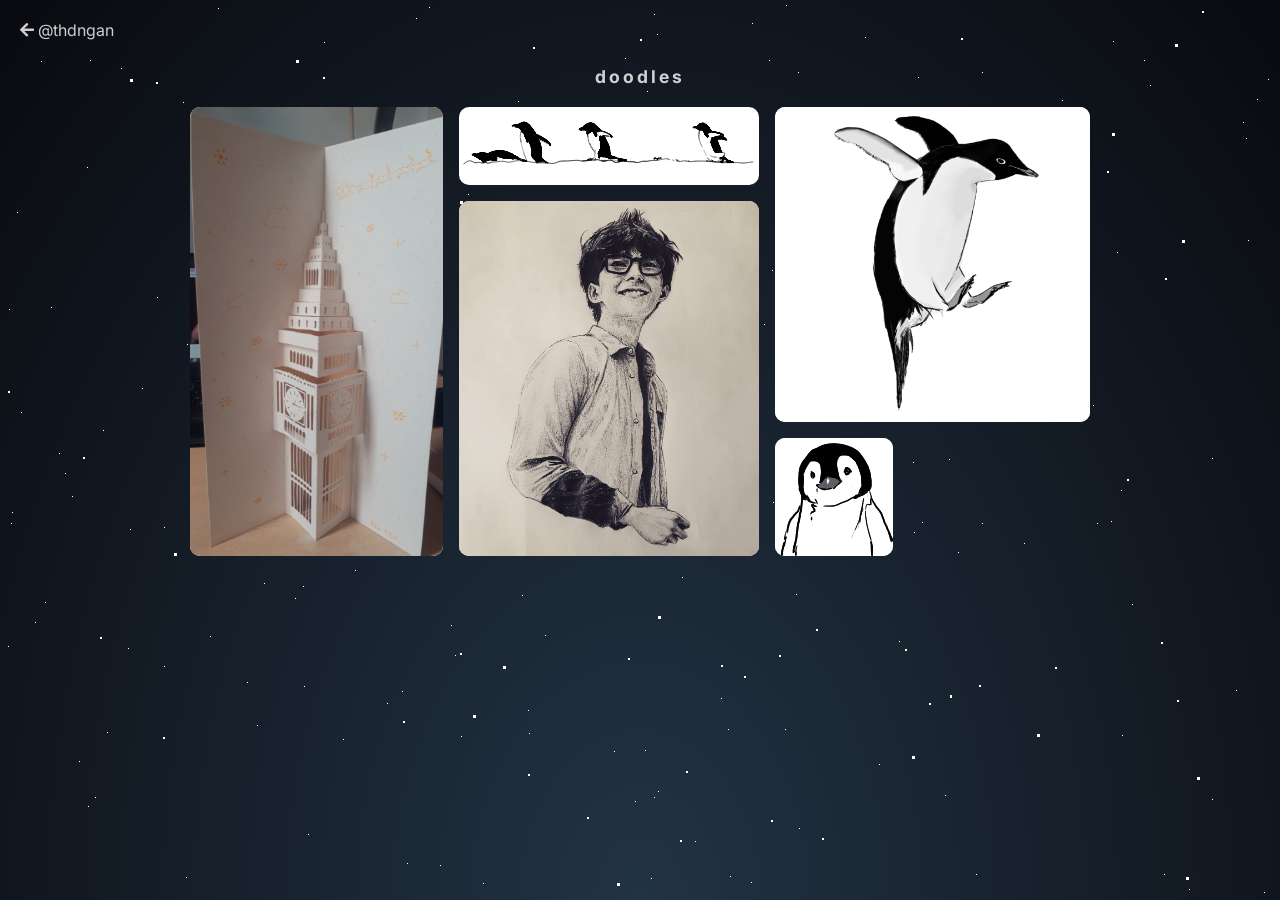
<file: doodles.html>
<!DOCTYPE html>
<html lang="en">
  <head>
    <meta charset="UTF-8">
    <meta name="viewport" content="width=device-width, initial-scale=1.0">
    <title>TRỊNH HD Ngân | Doodles</title>
    <!-- Favicon -->
    <link rel="icon" href="https://avatars.githubusercontent.com/u/103092148?v=4" type="image/x-icon" />
    <!-- Hide the page until style.css loads; its fade-in animation reveals it -->
    <style>body { opacity: 0; }</style>
    <!-- Inter font, plus Andada Pro italic for the lightbox captions (both cover Vietnamese) -->
    <link rel="preconnect" href="https://fonts.googleapis.com">
    <link rel="preconnect" href="https://fonts.gstatic.com" crossorigin>
    <link rel="stylesheet" href="https://fonts.googleapis.com/css?family=Inter:400,700|Andada+Pro:400i&display=swap">
    <!-- Font Awesome icons -->
    <link rel="stylesheet" href="https://use.fontawesome.com/releases/v5.8.1/css/all.css">
    <!-- Core theme CSS -->
    <link rel="stylesheet" href="style.css">
    <script>
      window.goatcounter = {
        path: (p) => {
          const chromeVersion = navigator.userAgent.match(/Chrome\/(\d+)/);
          const maybeBot = (chromeVersion && Number(chromeVersion[1]) < 140)
            || (/Windows|X11/.test(navigator.userAgent) && screen.width <= 1024);
          return (maybeBot ? '/possible-bot' : '') + p;
        },
      };
    </script>
    <script data-goatcounter="https://dieungan.goatcounter.com/count" async src="//gc.zgo.at/count.js"></script>
  </head>

  <body>
    <!-- Parallax Pixel Background Animation -->
    <section class="animated-background">
      <div id="stars1"></div>
      <div id="stars2"></div>
      <div id="stars3"></div>
    </section>
    <!-- End of Parallax Pixel Background Animation -->

    <a class="back-link" href="./">
      <i class="fas fa-arrow-left">&nbsp;</i>@thdngan
    </a>

    <div class="section-title">doodles</div>

    <div id="gallery"></div>

    <dialog id="lightbox" class="lightbox" tabindex="-1">
      <figure>
        <img alt="">
        <figcaption>
          <span class="lightbox-caption"></span>
        </figcaption>
      </figure>
      <button class="lightbox-nav" data-step="-1" aria-label="Previous sketch"><i class="fas fa-chevron-left"></i></button>
      <button class="lightbox-nav" data-step="1" aria-label="Next sketch"><i class="fas fa-chevron-right"></i></button>
      <button class="popup-close" aria-label="Close">&times;</button>
    </dialog>

    <!-- List of files in doddles/ and their sizes, regenerated by sync.sh -->
    <script src="doodles.js"></script>
    <!-- Hand-written captions -->
    <script src="doodles/captions.js"></script>
    <script src="lightbox.js"></script>
    <script>
      const gallery = document.getElementById('gallery');
      const captions = typeof CAPTIONS === 'undefined' ? {} : CAPTIONS;
      const doodles = DOODLES.map(({ file, width, height }) => ({
        id: file,
        src: 'doodles/' + encodeURIComponent(file),
        caption: captions[file] ?? file.replace(/\.[^.]+$/, '').replace(/[_-]+/g, ' '),
        width,
        height,
      }));
      const sizeKnown = doodle => doodle.width > 0 && doodle.height > 0;

      // Each tile links to #<file>, which opens it in the lightbox
      const tiles = doodles.map(doodle => {
        const tile = document.createElement('a');
        tile.className = 'sketch';
        tile.href = '#' + encodeURIComponent(doodle.id);
        const img = document.createElement('img');
        img.src = doodle.src;
        img.alt = doodle.caption;
        img.loading = sizeKnown(doodle) ? 'lazy' : 'eager';
        img.addEventListener('load', () => tile.classList.add('loaded')); // fade in once fully loaded
        tile.append(img);
        return tile;
      });
      gallery.append(...tiles);
      if (!tiles.length) gallery.textContent = 'nothing here yet';

      // Collage: doodles go into columns that all end at the same height. For a given number of
      // columns, the doodles are first spread so the columns come out about even, then the column
      // widths are adjusted until the heights match. If that can't work within limits, fewer
      // columns are tried (one column always works). No doodle is shown larger than its real
      // resolution on the screen (it would blur), so ones smaller than a column go last.
      const GAP = 16; // matches the gap in style.css
      const MIN_COLUMN = 150;
      const MAX_COLUMNS = 3;
      const NARROWEST = 0.6, WIDEST = 1.6; // how far a column may stray from the even width
      const MAX_CROP = 0.1; // share of a doodle that may be cropped when widths alone can't even things out
      let sizes = []; // natural [width, height] of each doodle, in image pixels
      let laidOutWidth = 0;

      function arrange(count, width) {
        const baseWidth = (width - GAP * (count - 1)) / count;
        // Largest size each doodle can show at without being stretched: one image pixel per screen
        // pixel, so smaller on high-density (e.g. phone) screens
        const pixel = window.devicePixelRatio || 1;
        const items = sizes.map(([naturalWidth, naturalHeight], i) => {
          const w = naturalWidth / pixel, h = naturalHeight / pixel;
          const small = w < baseWidth;
          return { i, w, h, small, height: small ? h : baseWidth * h / w };
        });
        if (count === 1) return [{ members: items, width, scale: 1 }];
        if (items.filter(item => !item.small).length < count) return null; // each column needs one to stretch

        // How uneven the column heights are at even widths (Infinity if a column has no full-size sketch)
        const unevenness = assign => {
          const heights = Array(count).fill(-GAP);
          const hasBig = Array(count).fill(false);
          items.forEach(item => {
            heights[assign[item.i]] += item.height + GAP;
            if (!item.small) hasBig[assign[item.i]] = true;
          });
          if (hasBig.includes(false)) return Infinity;
          const mean = heights.reduce((a, b) => a + b) / count;
          return heights.reduce((sum, h) => sum + (h - mean) ** 2, 0);
        };

        // Start by dropping each sketch, full-size ones tallest first, into the shortest column...
        const assign = [];
        const heights = Array(count).fill(0);
        [...items].sort((a, b) => a.small - b.small || b.height - a.height).forEach(item => {
          const column = heights.indexOf(Math.min(...heights));
          assign[item.i] = column;
          heights[column] += item.height + GAP;
        });

        // ...then keep moving or swapping doodles between columns while that evens them out
        let score = unevenness(assign);
        for (let improved = true; improved;) {
          improved = false;
          for (const { i } of items) {
            const changes = [];
            for (let c = 0; c < count; c++) if (c !== assign[i]) changes.push([[i, c]]);
            for (const { i: j } of items) if (assign[j] !== assign[i]) changes.push([[i, assign[j]], [j, assign[i]]]);
            for (const change of changes) {
              const undo = change.map(([k]) => [k, assign[k]]);
              change.forEach(([k, c]) => assign[k] = c);
              const next = unevenness(assign);
              if (next < score - 1) {
                score = next;
                improved = true;
                break;
              }
              undo.forEach(([k, c]) => assign[k] = c);
            }
          }
        }

        // A column of width x is x * stretch + fixed tall: full-size doodles scale with the width,
        // small ones and gaps don't. Solve for the widths that give every column the same height,
        // pinning any column that would go past its limits and solving again for the rest.
        const columns = Array.from({ length: count }, (_, c) => {
          const members = items.filter(item => assign[item.i] === c);
          const big = members.filter(item => !item.small);
          const small = members.filter(item => item.small);
          return {
            members: [...big, ...small],
            stretch: big.reduce((sum, item) => sum + item.h / item.w, 0),
            fixed: small.reduce((sum, item) => sum + item.h, 0) + GAP * (members.length - 1),
            min: Math.max(NARROWEST * baseWidth, ...small.map(item => item.w)),
            max: Math.min(WIDEST * baseWidth, ...big.map(item => item.w)), // never enlarge a doodle
          };
        });
        const available = width - GAP * (count - 1);
        let free = columns;
        let height;
        for (;;) {
          if (!free.length) return null;
          const pinned = columns.filter(col => !free.includes(col)).reduce((sum, col) => sum + col.width, 0);
          height = (available - pinned + free.reduce((sum, col) => sum + col.fixed / col.stretch, 0))
            / free.reduce((sum, col) => sum + 1 / col.stretch, 0);
          free.forEach(col => col.width = (height - col.fixed) / col.stretch);
          const outside = free.filter(col => col.width < col.min || col.width > col.max);
          if (!outside.length) break;
          outside.forEach(col => col.width = Math.min(col.max, Math.max(col.min, col.width)));
          free = free.filter(col => !outside.includes(col));
        }

        // A pinned column can't reach the shared height by width alone, so its full-size doodles
        // are cropped a little (shorter, or narrower without enlarging) to make up the difference
        for (const col of columns) {
          col.scale = (height - col.fixed) / (col.width * col.stretch);
          const noEnlarging = Math.min(...col.members.filter(item => !item.small).map(item => item.w)) / col.width;
          if (col.scale < 1 - MAX_CROP || col.scale > Math.min(1 / (1 - MAX_CROP), noEnlarging)) return null;
        }
        return columns;
      }

      function layout() {
        const style = getComputedStyle(gallery);
        const width = gallery.clientWidth - parseFloat(style.paddingLeft) - parseFloat(style.paddingRight);
        if (!tiles.length || width === laidOutWidth) return;
        laidOutWidth = width;

        let count = Math.max(1, Math.min(MAX_COLUMNS, Math.floor((width + GAP) / (MIN_COLUMN + GAP))));
        let columns;
        while (!(columns = arrange(count, width))) count--;

        gallery.replaceChildren(...columns.map(col => {
          const column = document.createElement('div');
          column.className = 'sketch-column';
          column.style.width = col.width + 'px';
          for (const item of col.members) {
            const tile = tiles[item.i];
            const small = item.w < col.width && (item.small || count === 1);
            tile.style.width = small ? item.w + 'px' : '';
            tile.style.height = (small ? item.h : col.width * item.h / item.w * col.scale) + 'px';
            column.append(tile);
          }
          return column;
        }));
      }

      Promise.all(doodles.map((doodle, i) => sizeKnown(doodle) || tiles[i].firstChild.decode().catch(() => {}))).then(() => {
        sizes = doodles.map((doodle, i) => {
          if (sizeKnown(doodle)) return [doodle.width, doodle.height];
          const img = tiles[i].firstChild;
          return img.naturalWidth && img.naturalHeight ? [img.naturalWidth, img.naturalHeight] : [1, 1];
        });
        layout();
        gallery.classList.add('ready');
        new ResizeObserver(layout).observe(gallery);
      });

      setupLightbox(doodles);
    </script>
  </body>
</html>
</file>
<file: style.css>
:root {
    --bgColor: #223344;
    --bgColor2: #090a0f;
    --accentColor: #FFF;
    --font: 'Inter', sans-serif;
    --delay: .3s;
}

body {
    margin: 0;
    padding: 0;
    min-height: 100vh;
    font-family: var(--font);
    background: radial-gradient(ellipse at bottom, var(--bgColor) 0%, var(--bgColor2) 100%);
    /* background-image: url('https://bit.ly/3nFVqJh'); */
    opacity: 0;
    animation: 1s ease-out var(--delay) 1 transitionAnimation; /* duration/timing-function/delay/iterations/name */
    animation-fill-mode: forwards;
    background-repeat: no-repeat;
    background-size: cover;
    position: relative;
}

#profilePicture, #profilePicture img {
    position: relative;
    width: 96px;
    height: 96px;
    display: block;
    margin: 40px auto 20px;
    border-radius: 50%;
    -webkit-tap-highlight-color: transparent;
}

#fullName {
    color: var(--accentColor);
    font-size: 1.25rem;
    font-weight: bold;
    line-height: 1.25;
    text-align: center;
    margin-bottom: 4px;
}

#userName {
    color: var(--accentColor);
    font-size: 0.9rem;
    font-weight: bold;
    line-height: 1.25;
    display: block;
    font-family: var(--font);
    width: 100%;
    text-align: center;
    text-decoration: none;
}

#about, #bio {
    color: var(--accentColor);
    font-size: 1rem;
    line-height: 1.4;
    max-width: 675px;
    margin: 8px auto 0;
    padding: 0 20px;
    text-align: center;
    text-wrap: balance; /* even lines when it wraps on a phone */
    opacity: 0.8;
}

#about {
    opacity: 1;
}

#links {
    max-width: 675px;
    width: auto;
    display: block;
    margin: 27px auto;
}

.link {
    position: relative;
    background-color: rgba(255, 255, 255, 0.1); /* transparent; */ 
    color: var(--accentColor);
    border: solid var(--accentColor) 2px;
    border-radius: 10px;
    font-size: 1rem;
    text-align: center;
    display: block;
    margin-left: 10px;
    margin-right: 10px;
    margin-bottom: 10px;
    padding: 10px; /* 17px */
    text-decoration: none;
    /* transition: all .25s cubic-bezier(.08, .59, .29, .99); */
    /* ease, cubic-bezier(.08, .59, .29, .99) */
    -webkit-tap-highlight-color: transparent;
}

@media (hover: hover) {
    .link:hover {
        background-color: var(--accentColor);
        color: var(--bgColor);
    }
}

.link:active {
    background-color: var(--accentColor);
    color: var(--bgColor);
}

#hashtag {
    position: relative;
    margin-top: 50px;
    padding-bottom: 40px;
    color: var(--accentColor);
    font-size: 1rem;
    display: block;
    font-family: var(--font);
    width: 100%;
    text-align: center;

    /*  animation   */
    /* overflow: hidden; */
    background: linear-gradient(90deg, var(--bgColor), var(--accentColor), var(--bgColor));
    background-repeat: no-repeat;
    background-size: 80%;
    /* animation: animate 3s linear var(--delay) infinite; */
    -webkit-background-clip: text;
    background-clip: text;
    -webkit-text-fill-color: rgba(255, 255, 255, 0);
     /* rgba(255, 255, 255, 0); */
}


/*-------------------------animations-----------------------*/
@keyframes transitionAnimation {
    0% {
        opacity: 0;
        transform: translateY(-10px);
    }
    100% {
        opacity: 1;
        transform: translateY(0);
    }
}

@keyframes animate {
    0% {
      background-position: -500%;
    }
    100% {
      background-position: 500%;
    }
}

@keyframes animStar {
    from {
        transform: translateY(0px);
    }
    to {
        transform: translateY(-2000px);
    }
}


/*-------------------------popup------------------------*/
/* Lightbox shared by the profile picture and the doodles (lightbox.js) */
.lightbox {
    padding: 0;
    border: none;
    background: none;
    max-width: none;
    max-height: none;
    overflow: visible;
}

.lightbox:focus {
    outline: none;
}

/* Fades in while the picture grows a little. The growing is on the figure, not the whole lightbox:
   a transform here would hold the arrows, which are pinned to the screen, inside it meanwhile */
.lightbox[open] {
    animation: .3s ease-out lightboxFade;
}

.lightbox[open] figure {
    animation: .3s ease-out lightboxGrow;
}

.lightbox::backdrop {
    background-color: rgba(0, 0, 0, 0.7);
}

@keyframes lightboxFade {
    from {
        opacity: 0;
    }
}

@keyframes lightboxGrow {
    from {
        transform: scale(0.95);
    }
}

.lightbox figure {
    width: min-content; /* as wide as the image; the caption wraps to fit */
    margin: 0;
    background-color: #fff;
}

.lightbox img {
    display: block;
    min-width: min(240px, 90vw); /* room for the caption under very small doodles */
    max-width: 90vw;
    max-height: 80vh;
    color: transparent; /* hide the alt text while loading */
}

.lightbox figcaption {
    padding: 10px 12px;
    background-color: var(--bgColor);
    color: var(--accentColor);
    font-family: "Andada Pro", Baskerville, Georgia, serif;
    font-size: 1.1rem;
    font-style: italic;
    text-align: center;
    overflow-wrap: anywhere;
}

/* Previous/next arrows. Pinned to the sides of the screen, not to the picture, so they stay put
   as the doodles change size; on a wide screen they keep within reach of the picture instead */
.lightbox-nav {
    position: fixed;
    top: 50%;
    width: 2.75rem;
    height: 2.75rem;
    margin-top: -1.375rem;
    padding: 0;
    border: none;
    border-radius: 100%;
    background-color: var(--bgColor);
    color: var(--accentColor);
    font-size: 1rem;
    opacity: 0.8;
    cursor: pointer;
    -webkit-tap-highlight-color: transparent;
}

.lightbox-nav[data-step="-1"] {
    left: max(6px, 50% - 34rem);
}

.lightbox-nav[data-step="1"] {
    right: max(6px, 50% - 34rem);
}

@media (hover: hover) {
    .lightbox-nav:hover {
        opacity: 1;
    }
}

.lightbox-nav:active {
    opacity: 1;
}

.popup-close {
    position: absolute;
    right: -1rem;
    top: -1rem;
    width: 3rem;
    height: 3rem;
    font-size: 1.7rem;
    font-weight: 400;
    border-radius: 100%;
    background-color: var(--bgColor);
    z-index: 4;
    color: var(--accentColor);
    line-height: 2.7rem;
    text-align: center;
    cursor: pointer;
    text-decoration: none;
    -webkit-tap-highlight-color: transparent;
}

@media (hover: hover) {
    .popup-close:hover {
        background-color: var(--accentColor);
        color: var(--bgColor);
    }
}

.popup-close:active {
    background-color: var(--accentColor);
    color: var(--bgColor);
}

button.popup-close {
    padding: 0;
    border: none;
    font-family: inherit;
}


/*-----------------------parallax-----------------------*/
/* credits: https://www.youtube.com/watch?v=aywzn9cf-_U */
#stars1 {
    width: 1px;
    height: 1px;
    background: transparent;
    animation: animStar 120s linear infinite;

    box-shadow: 779px 1331px #fff, 324px 42px #fff, 303px 586px #fff,
    1312px 276px #fff, 451px 625px #fff, 521px 1931px #fff, 1087px 1871px #fff,
    36px 1546px #fff, 132px 934px #fff, 1698px 901px #fff, 1418px 664px #fff,
    1448px 1157px #fff, 1084px 232px #fff, 347px 1776px #fff, 1722px 243px #fff,
    1629px 835px #fff, 479px 969px #fff, 1231px 960px #fff, 586px 384px #fff,
    164px 527px #fff, 8px 646px #fff, 1150px 1126px #fff, 665px 1357px #fff,
    1556px 1982px #fff, 1260px 1961px #fff, 1675px 1741px #fff,
    1843px 1514px #fff, 718px 1628px #fff, 242px 1343px #fff, 1497px 1880px #fff,
    1364px 230px #fff, 1739px 1302px #fff, 636px 959px #fff, 304px 686px #fff,
    614px 751px #fff, 1935px 816px #fff, 1428px 60px #fff, 355px 335px #fff,
    1594px 158px #fff, 90px 60px #fff, 1553px 162px #fff, 1239px 1825px #fff,
    1945px 587px #fff, 749px 1785px #fff, 1987px 1172px #fff, 1301px 1237px #fff,
    1039px 342px #fff, 1585px 1481px #fff, 995px 1048px #fff, 524px 932px #fff,
    214px 413px #fff, 1701px 1300px #fff, 1037px 1613px #fff, 1871px 996px #fff,
    1360px 1635px #fff, 1110px 1313px #fff, 412px 1783px #fff, 1949px 177px #fff,
    903px 1854px #fff, 700px 1936px #fff, 378px 125px #fff, 308px 834px #fff,
    1118px 962px #fff, 1350px 1929px #fff, 781px 1811px #fff, 561px 137px #fff,
    757px 1148px #fff, 1670px 1979px #fff, 343px 739px #fff, 945px 795px #fff,
    576px 1903px #fff, 1078px 1436px #fff, 1583px 450px #fff, 1366px 474px #fff,
    297px 1873px #fff, 192px 162px #fff, 1624px 1633px #fff, 59px 453px #fff,
    82px 1872px #fff, 1933px 498px #fff, 1966px 1974px #fff, 1975px 1688px #fff,
    779px 314px #fff, 1858px 1543px #fff, 73px 1507px #fff, 1693px 975px #fff,
    1683px 108px #fff, 1768px 1654px #fff, 654px 14px #fff, 494px 171px #fff,
    1689px 1895px #fff, 1660px 263px #fff, 1031px 903px #fff, 1203px 1393px #fff,
    1333px 1421px #fff, 1113px 41px #fff, 1206px 1645px #fff, 1325px 1635px #fff,
    142px 388px #fff, 572px 215px #fff, 1535px 296px #fff, 1419px 407px #fff,
    1379px 1003px #fff, 329px 469px #fff, 1791px 1652px #fff, 935px 1802px #fff,
    1330px 1820px #fff, 421px 1933px #fff, 828px 365px #fff, 275px 316px #fff,
    707px 960px #fff, 1605px 1554px #fff, 625px 58px #fff, 717px 1697px #fff,
    1669px 246px #fff, 1925px 322px #fff, 1154px 1803px #fff, 1929px 295px #fff,
    1248px 240px #fff, 1045px 1755px #fff, 166px 942px #fff, 1888px 1773px #fff,
    678px 1963px #fff, 1370px 569px #fff, 1974px 1400px #fff, 1786px 460px #fff,
    51px 307px #fff, 784px 1400px #fff, 730px 1258px #fff, 1712px 393px #fff,
    416px 170px #fff, 1797px 1932px #fff, 572px 219px #fff, 1557px 1856px #fff,
    218px 8px #fff, 348px 1334px #fff, 469px 413px #fff, 385px 1738px #fff,
    1357px 1818px #fff, 240px 942px #fff, 248px 1847px #fff, 1535px 806px #fff,
    236px 1514px #fff, 1429px 1556px #fff, 73px 1633px #fff, 1398px 1121px #fff,
    671px 1301px #fff, 1404px 1663px #fff, 740px 1018px #fff, 1600px 377px #fff,
    785px 514px #fff, 112px 1084px #fff, 1915px 1887px #fff, 1463px 1848px #fff,
    687px 1115px #fff, 1268px 1768px #fff, 1729px 1425px #fff,
    1284px 1022px #fff, 801px 974px #fff, 1975px 1317px #fff, 1354px 834px #fff,
    1446px 1484px #fff, 1283px 1786px #fff, 11px 523px #fff, 1842px 236px #fff,
    1355px 654px #fff, 429px 7px #fff, 1033px 1128px #fff, 157px 297px #fff,
    545px 635px #fff, 52px 1080px #fff, 827px 1520px #fff, 1121px 490px #fff,
    9px 309px #fff, 1744px 1586px #fff, 1014px 417px #fff, 1534px 524px #fff,
    958px 552px #fff, 1403px 1496px #fff, 387px 703px #fff, 1522px 548px #fff,
    1355px 282px #fff, 1532px 601px #fff, 1838px 790px #fff, 290px 259px #fff,
    295px 598px #fff, 1601px 539px #fff, 1561px 1272px #fff, 34px 1922px #fff,
    1024px 543px #fff, 467px 369px #fff, 722px 333px #fff, 1976px 1255px #fff,
    766px 983px #fff, 1582px 1285px #fff, 12px 512px #fff, 617px 1410px #fff,
    682px 577px #fff, 1334px 1438px #fff, 439px 327px #fff, 1617px 1661px #fff,
    673px 129px #fff, 794px 941px #fff, 1386px 1902px #fff, 37px 1353px #fff,
    1467px 1353px #fff, 416px 18px #fff, 187px 344px #fff, 200px 1898px #fff,
    1491px 1619px #fff, 811px 347px #fff, 924px 1827px #fff, 945px 217px #fff,
    1735px 1228px #fff, 379px 1890px #fff, 79px 761px #fff, 825px 1837px #fff,
    1980px 1558px #fff, 1308px 1573px #fff, 1488px 1726px #fff,
    382px 1208px #fff, 522px 595px #fff, 1277px 1898px #fff, 354px 552px #fff,
    161px 1784px #fff, 614px 251px #fff, 526px 1576px #fff, 17px 212px #fff,
    179px 996px #fff, 467px 1208px #fff, 1944px 1838px #fff, 1140px 1093px #fff,
    858px 1007px #fff, 200px 1064px #fff, 423px 1964px #fff, 1945px 439px #fff,
    1377px 689px #fff, 1120px 1437px #fff, 1876px 668px #fff, 907px 1324px #fff,
    343px 1976px #fff, 1816px 1501px #fff, 1849px 177px #fff, 647px 91px #fff,
    1984px 1012px #fff, 1336px 1300px #fff, 128px 648px #fff, 305px 1060px #fff,
    1324px 826px #fff, 1263px 1314px #fff, 1801px 629px #fff, 1614px 1555px #fff,
    1634px 90px #fff, 1603px 452px #fff, 891px 1984px #fff, 1556px 1906px #fff,
    121px 68px #fff, 1676px 1714px #fff, 516px 936px #fff, 1947px 1492px #fff,
    1455px 1519px #fff, 45px 602px #fff, 205px 1039px #fff, 793px 172px #fff,
    1562px 1739px #fff, 1056px 110px #fff, 1512px 379px #fff, 1795px 1621px #fff,
    1848px 607px #fff, 262px 1719px #fff, 477px 991px #fff, 483px 883px #fff,
    1239px 1197px #fff, 1496px 647px #fff, 1649px 25px #fff, 1491px 1946px #fff,
    119px 996px #fff, 179px 1472px #fff, 1341px 808px #fff, 1565px 1700px #fff,
    407px 1544px #fff, 1754px 357px #fff, 1288px 981px #fff, 902px 1997px #fff,
    1755px 1668px #fff, 186px 877px #fff, 1202px 1882px #fff, 461px 1213px #fff,
    1400px 748px #fff, 1969px 1899px #fff, 809px 522px #fff, 514px 1219px #fff,
    374px 275px #fff, 938px 1973px #fff, 357px 552px #fff, 144px 1722px #fff,
    1572px 912px #fff, 402px 1858px #fff, 1544px 1195px #fff, 667px 1257px #fff,
    727px 1496px #fff, 993px 232px #fff, 1772px 313px #fff, 1040px 1590px #fff,
    1204px 1973px #fff, 1268px 79px #fff, 1555px 1048px #fff, 986px 1707px #fff,
    978px 1710px #fff, 713px 360px #fff, 407px 863px #fff, 461px 736px #fff,
    284px 1608px #fff, 103px 430px #fff, 1283px 1319px #fff, 977px 1186px #fff,
    1966px 1516px #fff, 1287px 1129px #fff, 70px 1098px #fff, 1189px 889px #fff,
    1126px 1734px #fff, 309px 1292px #fff, 879px 764px #fff, 65px 473px #fff,
    1003px 1959px #fff, 658px 791px #fff, 402px 1576px #fff, 35px 622px #fff,
    529px 1589px #fff, 164px 666px #fff, 1876px 1290px #fff, 1541px 526px #fff,
    270px 1297px #fff, 440px 865px #fff, 1500px 802px #fff, 182px 1754px #fff,
    1264px 892px #fff, 272px 1249px #fff, 1289px 1535px #fff, 190px 1646px #fff,
    955px 242px #fff, 1456px 1597px #fff, 1727px 1983px #fff, 635px 801px #fff,
    226px 455px #fff, 1396px 1710px #fff, 849px 1863px #fff, 237px 1264px #fff,
    839px 140px #fff, 1122px 735px #fff, 1280px 15px #fff, 1318px 242px #fff,
    1819px 1148px #fff, 333px 1392px #fff, 1949px 553px #fff, 1878px 1332px #fff,
    467px 548px #fff, 1812px 1082px #fff, 1067px 193px #fff, 243px 156px #fff,
    483px 1616px #fff, 1714px 933px #fff, 759px 1800px #fff, 1822px 995px #fff,
    1877px 572px #fff, 581px 1084px #fff, 107px 732px #fff, 642px 1837px #fff,
    166px 1493px #fff, 1555px 198px #fff, 819px 307px #fff, 947px 345px #fff,
    827px 224px #fff, 927px 1394px #fff, 540px 467px #fff, 1093px 405px #fff,
    1140px 927px #fff, 130px 529px #fff, 33px 1980px #fff, 1147px 1663px #fff,
    1616px 1436px #fff, 528px 710px #fff, 798px 1100px #fff, 505px 1480px #fff,
    899px 641px #fff, 1909px 1949px #fff, 1311px 964px #fff, 979px 1301px #fff,
    1393px 969px #fff, 1793px 1886px #fff, 292px 357px #fff, 1196px 1718px #fff,
    1290px 1994px #fff, 537px 1973px #fff, 1181px 1674px #fff,
    1740px 1566px #fff, 1307px 265px #fff, 922px 522px #fff, 1892px 472px #fff,
    384px 1746px #fff, 392px 1098px #fff, 647px 548px #fff, 390px 1498px #fff,
    1246px 138px #fff, 730px 876px #fff, 192px 1472px #fff, 1790px 1789px #fff,
    928px 311px #fff, 1253px 1647px #fff, 747px 1921px #fff, 1561px 1025px #fff,
    1533px 1292px #fff, 1985px 195px #fff, 728px 729px #fff, 1712px 1936px #fff,
    512px 1717px #fff, 1528px 483px #fff, 313px 1642px #fff, 281px 1849px #fff,
    1212px 799px #fff, 435px 1191px #fff, 1422px 611px #fff, 1718px 1964px #fff,
    411px 944px #fff, 210px 636px #fff, 1502px 1295px #fff, 1434px 349px #fff,
    769px 60px #fff, 747px 1053px #fff, 789px 504px #fff, 1436px 1264px #fff,
    1893px 1225px #fff, 1394px 1788px #fff, 1108px 1317px #fff,
    1673px 1395px #fff, 854px 1010px #fff, 1705px 80px #fff, 1858px 148px #fff,
    1729px 344px #fff, 1388px 664px #fff, 895px 406px #fff, 1479px 157px #fff,
    1441px 1157px #fff, 552px 1900px #fff, 516px 364px #fff, 1647px 189px #fff,
    1427px 1071px #fff, 785px 729px #fff, 1080px 1710px #fff, 504px 204px #fff,
    1177px 1622px #fff, 657px 34px #fff, 1296px 1099px #fff, 248px 180px #fff,
    1212px 1568px #fff, 667px 1562px #fff, 695px 841px #fff, 1608px 1247px #fff,
    751px 882px #fff, 87px 167px #fff, 607px 1368px #fff, 1363px 1203px #fff,
    1836px 317px #fff, 1668px 1703px #fff, 830px 1154px #fff, 1721px 1398px #fff,
    1601px 1280px #fff, 976px 874px #fff, 1743px 254px #fff, 1020px 1815px #fff,
    1670px 1766px #fff, 1890px 735px #fff, 1379px 136px #fff, 1864px 695px #fff,
    206px 965px #fff, 1404px 1932px #fff, 1923px 1360px #fff, 247px 682px #fff,
    519px 1708px #fff, 645px 750px #fff, 1164px 1204px #fff, 834px 323px #fff,
    172px 1350px #fff, 213px 972px #fff, 1837px 190px #fff, 285px 1806px #fff,
    1047px 1299px #fff, 1548px 825px #fff, 1730px 324px #fff, 1346px 1909px #fff,
    772px 270px #fff, 345px 1190px #fff, 478px 1433px #fff, 1479px 25px #fff,
    1994px 1830px #fff, 1744px 732px #fff, 20px 1635px #fff, 690px 1795px #fff,
    1594px 569px #fff, 579px 245px #fff, 1398px 733px #fff, 408px 1352px #fff,
    1774px 120px #fff, 1152px 1370px #fff, 1698px 1810px #fff, 710px 1450px #fff,
    665px 286px #fff, 493px 1720px #fff, 786px 5px #fff, 637px 1140px #fff,
    764px 324px #fff, 927px 310px #fff, 938px 1424px #fff, 1884px 744px #fff,
    913px 462px #fff, 1831px 1936px #fff, 1527px 249px #fff, 36px 1381px #fff,
    1597px 581px #fff, 1530px 355px #fff, 949px 459px #fff, 799px 828px #fff,
    242px 1471px #fff, 654px 797px #fff, 796px 594px #fff, 1365px 678px #fff,
    752px 23px #fff, 1630px 541px #fff, 982px 72px #fff, 1733px 1831px #fff,
    21px 412px #fff, 775px 998px #fff, 335px 1945px #fff, 264px 583px #fff,
    158px 1311px #fff, 528px 164px #fff, 1978px 574px #fff, 717px 1203px #fff,
    734px 1591px #fff, 1555px 820px #fff, 16px 1943px #fff, 1625px 1177px #fff,
    1236px 690px #fff, 1585px 1590px #fff, 1737px 1728px #fff, 721px 698px #fff,
    1804px 1186px #fff, 166px 980px #fff, 1850px 230px #fff, 330px 1712px #fff,
    95px 797px #fff, 1948px 1078px #fff, 469px 939px #fff, 1269px 1899px #fff,
    955px 1220px #fff, 1137px 1075px #fff, 312px 1293px #fff, 986px 1762px #fff,
    1103px 1238px #fff, 428px 1993px #fff, 355px 570px #fff, 977px 1836px #fff,
    1395px 1092px #fff, 276px 913px #fff, 1743px 656px #fff, 773px 502px #fff,
    1686px 1322px #fff, 1516px 1945px #fff, 1334px 501px #fff, 266px 156px #fff,
    455px 655px #fff, 798px 72px #fff, 1059px 1259px #fff, 1402px 1687px #fff,
    236px 1329px #fff, 1455px 786px #fff, 146px 1228px #fff, 1851px 823px #fff,
    1062px 100px #fff, 1220px 953px #fff, 20px 1826px #fff, 36px 1063px #fff,
    1525px 338px #fff, 790px 1521px #fff, 741px 1099px #fff, 288px 1489px #fff,
    700px 1060px #fff, 390px 1071px #fff, 411px 1036px #fff, 1853px 1072px #fff,
    1446px 1085px #fff, 1164px 874px #fff, 924px 925px #fff, 291px 271px #fff,
    1257px 1964px #fff, 1580px 1352px #fff, 1507px 1216px #fff, 211px 956px #fff,
    985px 1195px #fff, 975px 1640px #fff, 518px 101px #fff, 663px 1395px #fff,
    914px 532px #fff, 145px 1320px #fff, 69px 1397px #fff, 982px 523px #fff,
    257px 725px #fff, 1599px 831px #fff, 1636px 1513px #fff, 1250px 1158px #fff,
    1132px 604px #fff, 183px 102px #fff, 1057px 318px #fff, 1247px 1835px #fff,
    1983px 1110px #fff, 1077px 1455px #fff, 921px 1770px #fff, 806px 1350px #fff,
    1938px 1992px #fff, 855px 1260px #fff, 902px 1345px #fff, 658px 1908px #fff,
    1845px 679px #fff, 712px 1482px #fff, 595px 950px #fff, 1784px 1992px #fff,
    1847px 1785px #fff, 691px 1004px #fff, 175px 1179px #fff, 1666px 1911px #fff,
    41px 61px #fff, 971px 1080px #fff, 1830px 1450px #fff, 1351px 1518px #fff,
    1257px 99px #fff, 1395px 1498px #fff, 1117px 252px #fff, 1779px 597px #fff,
    1346px 729px #fff, 1108px 1144px #fff, 402px 691px #fff, 72px 496px #fff,
    1673px 1604px #fff, 1497px 974px #fff, 1865px 1664px #fff, 88px 806px #fff,
    918px 77px #fff, 244px 1118px #fff, 256px 1820px #fff, 1851px 1840px #fff,
    605px 1851px #fff, 634px 383px #fff, 865px 37px #fff, 943px 1024px #fff,
    1951px 177px #fff, 1097px 523px #fff, 985px 1700px #fff, 1243px 122px #fff,
    768px 1070px #fff, 468px 194px #fff, 320px 1867px #fff, 1850px 185px #fff,
    380px 1616px #fff, 468px 1294px #fff, 1122px 1743px #fff, 884px 299px #fff,
    1300px 1917px #fff, 1860px 396px #fff, 1270px 990px #fff, 529px 733px #fff,
    1975px 1347px #fff, 1885px 685px #fff, 226px 506px #fff, 651px 878px #fff,
    1323px 680px #fff, 1284px 680px #fff, 238px 1967px #fff, 911px 174px #fff,
    1111px 521px #fff, 1150px 85px #fff, 794px 502px #fff, 484px 1856px #fff,
    1809px 368px #fff, 112px 953px #fff, 590px 1009px #fff, 1655px 311px #fff,
    100px 1026px #fff, 1803px 352px #fff, 865px 306px #fff, 1077px 1019px #fff,
    1335px 872px #fff, 1647px 1298px #fff, 1233px 1387px #fff, 698px 1036px #fff,
    659px 1860px #fff, 388px 1412px #fff, 1212px 458px #fff, 755px 1468px #fff,
    696px 1654px #fff, 1144px 60px #fff;
}

#stars1:after {
    content: '';
    position: absolute;
    /* copy sits 2000px below via its shadow offsets (not top, which would add a scrollbar) */
    top: auto;
    width: 1px;
    height: 1px;
    background: transparent;

    box-shadow: 779px 3331px #fff, 324px 2042px #fff, 303px 2586px #fff,
    1312px 2276px #fff, 451px 2625px #fff, 521px 3931px #fff, 1087px 3871px #fff,
    36px 3546px #fff, 132px 2934px #fff, 1698px 2901px #fff, 1418px 2664px #fff,
    1448px 3157px #fff, 1084px 2232px #fff, 347px 3776px #fff, 1722px 2243px #fff,
    1629px 2835px #fff, 479px 2969px #fff, 1231px 2960px #fff, 586px 2384px #fff,
    164px 2527px #fff, 8px 2646px #fff, 1150px 3126px #fff, 665px 3357px #fff,
    1556px 3982px #fff, 1260px 3961px #fff, 1675px 3741px #fff,
    1843px 3514px #fff, 718px 3628px #fff, 242px 3343px #fff, 1497px 3880px #fff,
    1364px 2230px #fff, 1739px 3302px #fff, 636px 2959px #fff, 304px 2686px #fff,
    614px 2751px #fff, 1935px 2816px #fff, 1428px 2060px #fff, 355px 2335px #fff,
    1594px 2158px #fff, 90px 2060px #fff, 1553px 2162px #fff, 1239px 3825px #fff,
    1945px 2587px #fff, 749px 3785px #fff, 1987px 3172px #fff, 1301px 3237px #fff,
    1039px 2342px #fff, 1585px 3481px #fff, 995px 3048px #fff, 524px 2932px #fff,
    214px 2413px #fff, 1701px 3300px #fff, 1037px 3613px #fff, 1871px 2996px #fff,
    1360px 3635px #fff, 1110px 3313px #fff, 412px 3783px #fff, 1949px 2177px #fff,
    903px 3854px #fff, 700px 3936px #fff, 378px 2125px #fff, 308px 2834px #fff,
    1118px 2962px #fff, 1350px 3929px #fff, 781px 3811px #fff, 561px 2137px #fff,
    757px 3148px #fff, 1670px 3979px #fff, 343px 2739px #fff, 945px 2795px #fff,
    576px 3903px #fff, 1078px 3436px #fff, 1583px 2450px #fff, 1366px 2474px #fff,
    297px 3873px #fff, 192px 2162px #fff, 1624px 3633px #fff, 59px 2453px #fff,
    82px 3872px #fff, 1933px 2498px #fff, 1966px 3974px #fff, 1975px 3688px #fff,
    779px 2314px #fff, 1858px 3543px #fff, 73px 3507px #fff, 1693px 2975px #fff,
    1683px 2108px #fff, 1768px 3654px #fff, 654px 2014px #fff, 494px 2171px #fff,
    1689px 3895px #fff, 1660px 2263px #fff, 1031px 2903px #fff, 1203px 3393px #fff,
    1333px 3421px #fff, 1113px 2041px #fff, 1206px 3645px #fff, 1325px 3635px #fff,
    142px 2388px #fff, 572px 2215px #fff, 1535px 2296px #fff, 1419px 2407px #fff,
    1379px 3003px #fff, 329px 2469px #fff, 1791px 3652px #fff, 935px 3802px #fff,
    1330px 3820px #fff, 421px 3933px #fff, 828px 2365px #fff, 275px 2316px #fff,
    707px 2960px #fff, 1605px 3554px #fff, 625px 2058px #fff, 717px 3697px #fff,
    1669px 2246px #fff, 1925px 2322px #fff, 1154px 3803px #fff, 1929px 2295px #fff,
    1248px 2240px #fff, 1045px 3755px #fff, 166px 2942px #fff, 1888px 3773px #fff,
    678px 3963px #fff, 1370px 2569px #fff, 1974px 3400px #fff, 1786px 2460px #fff,
    51px 2307px #fff, 784px 3400px #fff, 730px 3258px #fff, 1712px 2393px #fff,
    416px 2170px #fff, 1797px 3932px #fff, 572px 2219px #fff, 1557px 3856px #fff,
    218px 2008px #fff, 348px 3334px #fff, 469px 2413px #fff, 385px 3738px #fff,
    1357px 3818px #fff, 240px 2942px #fff, 248px 3847px #fff, 1535px 2806px #fff,
    236px 3514px #fff, 1429px 3556px #fff, 73px 3633px #fff, 1398px 3121px #fff,
    671px 3301px #fff, 1404px 3663px #fff, 740px 3018px #fff, 1600px 2377px #fff,
    785px 2514px #fff, 112px 3084px #fff, 1915px 3887px #fff, 1463px 3848px #fff,
    687px 3115px #fff, 1268px 3768px #fff, 1729px 3425px #fff,
    1284px 3022px #fff, 801px 2974px #fff, 1975px 3317px #fff, 1354px 2834px #fff,
    1446px 3484px #fff, 1283px 3786px #fff, 11px 2523px #fff, 1842px 2236px #fff,
    1355px 2654px #fff, 429px 2007px #fff, 1033px 3128px #fff, 157px 2297px #fff,
    545px 2635px #fff, 52px 3080px #fff, 827px 3520px #fff, 1121px 2490px #fff,
    9px 2309px #fff, 1744px 3586px #fff, 1014px 2417px #fff, 1534px 2524px #fff,
    958px 2552px #fff, 1403px 3496px #fff, 387px 2703px #fff, 1522px 2548px #fff,
    1355px 2282px #fff, 1532px 2601px #fff, 1838px 2790px #fff, 290px 2259px #fff,
    295px 2598px #fff, 1601px 2539px #fff, 1561px 3272px #fff, 34px 3922px #fff,
    1024px 2543px #fff, 467px 2369px #fff, 722px 2333px #fff, 1976px 3255px #fff,
    766px 2983px #fff, 1582px 3285px #fff, 12px 2512px #fff, 617px 3410px #fff,
    682px 2577px #fff, 1334px 3438px #fff, 439px 2327px #fff, 1617px 3661px #fff,
    673px 2129px #fff, 794px 2941px #fff, 1386px 3902px #fff, 37px 3353px #fff,
    1467px 3353px #fff, 416px 2018px #fff, 187px 2344px #fff, 200px 3898px #fff,
    1491px 3619px #fff, 811px 2347px #fff, 924px 3827px #fff, 945px 2217px #fff,
    1735px 3228px #fff, 379px 3890px #fff, 79px 2761px #fff, 825px 3837px #fff,
    1980px 3558px #fff, 1308px 3573px #fff, 1488px 3726px #fff,
    382px 3208px #fff, 522px 2595px #fff, 1277px 3898px #fff, 354px 2552px #fff,
    161px 3784px #fff, 614px 2251px #fff, 526px 3576px #fff, 17px 2212px #fff,
    179px 2996px #fff, 467px 3208px #fff, 1944px 3838px #fff, 1140px 3093px #fff,
    858px 3007px #fff, 200px 3064px #fff, 423px 3964px #fff, 1945px 2439px #fff,
    1377px 2689px #fff, 1120px 3437px #fff, 1876px 2668px #fff, 907px 3324px #fff,
    343px 3976px #fff, 1816px 3501px #fff, 1849px 2177px #fff, 647px 2091px #fff,
    1984px 3012px #fff, 1336px 3300px #fff, 128px 2648px #fff, 305px 3060px #fff,
    1324px 2826px #fff, 1263px 3314px #fff, 1801px 2629px #fff, 1614px 3555px #fff,
    1634px 2090px #fff, 1603px 2452px #fff, 891px 3984px #fff, 1556px 3906px #fff,
    121px 2068px #fff, 1676px 3714px #fff, 516px 2936px #fff, 1947px 3492px #fff,
    1455px 3519px #fff, 45px 2602px #fff, 205px 3039px #fff, 793px 2172px #fff,
    1562px 3739px #fff, 1056px 2110px #fff, 1512px 2379px #fff, 1795px 3621px #fff,
    1848px 2607px #fff, 262px 3719px #fff, 477px 2991px #fff, 483px 2883px #fff,
    1239px 3197px #fff, 1496px 2647px #fff, 1649px 2025px #fff, 1491px 3946px #fff,
    119px 2996px #fff, 179px 3472px #fff, 1341px 2808px #fff, 1565px 3700px #fff,
    407px 3544px #fff, 1754px 2357px #fff, 1288px 2981px #fff, 902px 3997px #fff,
    1755px 3668px #fff, 186px 2877px #fff, 1202px 3882px #fff, 461px 3213px #fff,
    1400px 2748px #fff, 1969px 3899px #fff, 809px 2522px #fff, 514px 3219px #fff,
    374px 2275px #fff, 938px 3973px #fff, 357px 2552px #fff, 144px 3722px #fff,
    1572px 2912px #fff, 402px 3858px #fff, 1544px 3195px #fff, 667px 3257px #fff,
    727px 3496px #fff, 993px 2232px #fff, 1772px 2313px #fff, 1040px 3590px #fff,
    1204px 3973px #fff, 1268px 2079px #fff, 1555px 3048px #fff, 986px 3707px #fff,
    978px 3710px #fff, 713px 2360px #fff, 407px 2863px #fff, 461px 2736px #fff,
    284px 3608px #fff, 103px 2430px #fff, 1283px 3319px #fff, 977px 3186px #fff,
    1966px 3516px #fff, 1287px 3129px #fff, 70px 3098px #fff, 1189px 2889px #fff,
    1126px 3734px #fff, 309px 3292px #fff, 879px 2764px #fff, 65px 2473px #fff,
    1003px 3959px #fff, 658px 2791px #fff, 402px 3576px #fff, 35px 2622px #fff,
    529px 3589px #fff, 164px 2666px #fff, 1876px 3290px #fff, 1541px 2526px #fff,
    270px 3297px #fff, 440px 2865px #fff, 1500px 2802px #fff, 182px 3754px #fff,
    1264px 2892px #fff, 272px 3249px #fff, 1289px 3535px #fff, 190px 3646px #fff,
    955px 2242px #fff, 1456px 3597px #fff, 1727px 3983px #fff, 635px 2801px #fff,
    226px 2455px #fff, 1396px 3710px #fff, 849px 3863px #fff, 237px 3264px #fff,
    839px 2140px #fff, 1122px 2735px #fff, 1280px 2015px #fff, 1318px 2242px #fff,
    1819px 3148px #fff, 333px 3392px #fff, 1949px 2553px #fff, 1878px 3332px #fff,
    467px 2548px #fff, 1812px 3082px #fff, 1067px 2193px #fff, 243px 2156px #fff,
    483px 3616px #fff, 1714px 2933px #fff, 759px 3800px #fff, 1822px 2995px #fff,
    1877px 2572px #fff, 581px 3084px #fff, 107px 2732px #fff, 642px 3837px #fff,
    166px 3493px #fff, 1555px 2198px #fff, 819px 2307px #fff, 947px 2345px #fff,
    827px 2224px #fff, 927px 3394px #fff, 540px 2467px #fff, 1093px 2405px #fff,
    1140px 2927px #fff, 130px 2529px #fff, 33px 3980px #fff, 1147px 3663px #fff,
    1616px 3436px #fff, 528px 2710px #fff, 798px 3100px #fff, 505px 3480px #fff,
    899px 2641px #fff, 1909px 3949px #fff, 1311px 2964px #fff, 979px 3301px #fff,
    1393px 2969px #fff, 1793px 3886px #fff, 292px 2357px #fff, 1196px 3718px #fff,
    1290px 3994px #fff, 537px 3973px #fff, 1181px 3674px #fff,
    1740px 3566px #fff, 1307px 2265px #fff, 922px 2522px #fff, 1892px 2472px #fff,
    384px 3746px #fff, 392px 3098px #fff, 647px 2548px #fff, 390px 3498px #fff,
    1246px 2138px #fff, 730px 2876px #fff, 192px 3472px #fff, 1790px 3789px #fff,
    928px 2311px #fff, 1253px 3647px #fff, 747px 3921px #fff, 1561px 3025px #fff,
    1533px 3292px #fff, 1985px 2195px #fff, 728px 2729px #fff, 1712px 3936px #fff,
    512px 3717px #fff, 1528px 2483px #fff, 313px 3642px #fff, 281px 3849px #fff,
    1212px 2799px #fff, 435px 3191px #fff, 1422px 2611px #fff, 1718px 3964px #fff,
    411px 2944px #fff, 210px 2636px #fff, 1502px 3295px #fff, 1434px 2349px #fff,
    769px 2060px #fff, 747px 3053px #fff, 789px 2504px #fff, 1436px 3264px #fff,
    1893px 3225px #fff, 1394px 3788px #fff, 1108px 3317px #fff,
    1673px 3395px #fff, 854px 3010px #fff, 1705px 2080px #fff, 1858px 2148px #fff,
    1729px 2344px #fff, 1388px 2664px #fff, 895px 2406px #fff, 1479px 2157px #fff,
    1441px 3157px #fff, 552px 3900px #fff, 516px 2364px #fff, 1647px 2189px #fff,
    1427px 3071px #fff, 785px 2729px #fff, 1080px 3710px #fff, 504px 2204px #fff,
    1177px 3622px #fff, 657px 2034px #fff, 1296px 3099px #fff, 248px 2180px #fff,
    1212px 3568px #fff, 667px 3562px #fff, 695px 2841px #fff, 1608px 3247px #fff,
    751px 2882px #fff, 87px 2167px #fff, 607px 3368px #fff, 1363px 3203px #fff,
    1836px 2317px #fff, 1668px 3703px #fff, 830px 3154px #fff, 1721px 3398px #fff,
    1601px 3280px #fff, 976px 2874px #fff, 1743px 2254px #fff, 1020px 3815px #fff,
    1670px 3766px #fff, 1890px 2735px #fff, 1379px 2136px #fff, 1864px 2695px #fff,
    206px 2965px #fff, 1404px 3932px #fff, 1923px 3360px #fff, 247px 2682px #fff,
    519px 3708px #fff, 645px 2750px #fff, 1164px 3204px #fff, 834px 2323px #fff,
    172px 3350px #fff, 213px 2972px #fff, 1837px 2190px #fff, 285px 3806px #fff,
    1047px 3299px #fff, 1548px 2825px #fff, 1730px 2324px #fff, 1346px 3909px #fff,
    772px 2270px #fff, 345px 3190px #fff, 478px 3433px #fff, 1479px 2025px #fff,
    1994px 3830px #fff, 1744px 2732px #fff, 20px 3635px #fff, 690px 3795px #fff,
    1594px 2569px #fff, 579px 2245px #fff, 1398px 2733px #fff, 408px 3352px #fff,
    1774px 2120px #fff, 1152px 3370px #fff, 1698px 3810px #fff, 710px 3450px #fff,
    665px 2286px #fff, 493px 3720px #fff, 786px 2005px #fff, 637px 3140px #fff,
    764px 2324px #fff, 927px 2310px #fff, 938px 3424px #fff, 1884px 2744px #fff,
    913px 2462px #fff, 1831px 3936px #fff, 1527px 2249px #fff, 36px 3381px #fff,
    1597px 2581px #fff, 1530px 2355px #fff, 949px 2459px #fff, 799px 2828px #fff,
    242px 3471px #fff, 654px 2797px #fff, 796px 2594px #fff, 1365px 2678px #fff,
    752px 2023px #fff, 1630px 2541px #fff, 982px 2072px #fff, 1733px 3831px #fff,
    21px 2412px #fff, 775px 2998px #fff, 335px 3945px #fff, 264px 2583px #fff,
    158px 3311px #fff, 528px 2164px #fff, 1978px 2574px #fff, 717px 3203px #fff,
    734px 3591px #fff, 1555px 2820px #fff, 16px 3943px #fff, 1625px 3177px #fff,
    1236px 2690px #fff, 1585px 3590px #fff, 1737px 3728px #fff, 721px 2698px #fff,
    1804px 3186px #fff, 166px 2980px #fff, 1850px 2230px #fff, 330px 3712px #fff,
    95px 2797px #fff, 1948px 3078px #fff, 469px 2939px #fff, 1269px 3899px #fff,
    955px 3220px #fff, 1137px 3075px #fff, 312px 3293px #fff, 986px 3762px #fff,
    1103px 3238px #fff, 428px 3993px #fff, 355px 2570px #fff, 977px 3836px #fff,
    1395px 3092px #fff, 276px 2913px #fff, 1743px 2656px #fff, 773px 2502px #fff,
    1686px 3322px #fff, 1516px 3945px #fff, 1334px 2501px #fff, 266px 2156px #fff,
    455px 2655px #fff, 798px 2072px #fff, 1059px 3259px #fff, 1402px 3687px #fff,
    236px 3329px #fff, 1455px 2786px #fff, 146px 3228px #fff, 1851px 2823px #fff,
    1062px 2100px #fff, 1220px 2953px #fff, 20px 3826px #fff, 36px 3063px #fff,
    1525px 2338px #fff, 790px 3521px #fff, 741px 3099px #fff, 288px 3489px #fff,
    700px 3060px #fff, 390px 3071px #fff, 411px 3036px #fff, 1853px 3072px #fff,
    1446px 3085px #fff, 1164px 2874px #fff, 924px 2925px #fff, 291px 2271px #fff,
    1257px 3964px #fff, 1580px 3352px #fff, 1507px 3216px #fff, 211px 2956px #fff,
    985px 3195px #fff, 975px 3640px #fff, 518px 2101px #fff, 663px 3395px #fff,
    914px 2532px #fff, 145px 3320px #fff, 69px 3397px #fff, 982px 2523px #fff,
    257px 2725px #fff, 1599px 2831px #fff, 1636px 3513px #fff, 1250px 3158px #fff,
    1132px 2604px #fff, 183px 2102px #fff, 1057px 2318px #fff, 1247px 3835px #fff,
    1983px 3110px #fff, 1077px 3455px #fff, 921px 3770px #fff, 806px 3350px #fff,
    1938px 3992px #fff, 855px 3260px #fff, 902px 3345px #fff, 658px 3908px #fff,
    1845px 2679px #fff, 712px 3482px #fff, 595px 2950px #fff, 1784px 3992px #fff,
    1847px 3785px #fff, 691px 3004px #fff, 175px 3179px #fff, 1666px 3911px #fff,
    41px 2061px #fff, 971px 3080px #fff, 1830px 3450px #fff, 1351px 3518px #fff,
    1257px 2099px #fff, 1395px 3498px #fff, 1117px 2252px #fff, 1779px 2597px #fff,
    1346px 2729px #fff, 1108px 3144px #fff, 402px 2691px #fff, 72px 2496px #fff,
    1673px 3604px #fff, 1497px 2974px #fff, 1865px 3664px #fff, 88px 2806px #fff,
    918px 2077px #fff, 244px 3118px #fff, 256px 3820px #fff, 1851px 3840px #fff,
    605px 3851px #fff, 634px 2383px #fff, 865px 2037px #fff, 943px 3024px #fff,
    1951px 2177px #fff, 1097px 2523px #fff, 985px 3700px #fff, 1243px 2122px #fff,
    768px 3070px #fff, 468px 2194px #fff, 320px 3867px #fff, 1850px 2185px #fff,
    380px 3616px #fff, 468px 3294px #fff, 1122px 3743px #fff, 884px 2299px #fff,
    1300px 3917px #fff, 1860px 2396px #fff, 1270px 2990px #fff, 529px 2733px #fff,
    1975px 3347px #fff, 1885px 2685px #fff, 226px 2506px #fff, 651px 2878px #fff,
    1323px 2680px #fff, 1284px 2680px #fff, 238px 3967px #fff, 911px 2174px #fff,
    1111px 2521px #fff, 1150px 2085px #fff, 794px 2502px #fff, 484px 3856px #fff,
    1809px 2368px #fff, 112px 2953px #fff, 590px 3009px #fff, 1655px 2311px #fff,
    100px 3026px #fff, 1803px 2352px #fff, 865px 2306px #fff, 1077px 3019px #fff,
    1335px 2872px #fff, 1647px 3298px #fff, 1233px 3387px #fff, 698px 3036px #fff,
    659px 3860px #fff, 388px 3412px #fff, 1212px 2458px #fff, 755px 3468px #fff,
    696px 3654px #fff, 1144px 2060px #fff;
}

#stars2 {
    width: 2px;
    height: 2px;
    background: transparent;
    animation: animStar 180s linear infinite;

    box-shadow: 1448px 320px #fff, 1775px 1663px #fff, 332px 1364px #fff,
    878px 340px #fff, 569px 1832px #fff, 1422px 1684px #fff, 1946px 1907px #fff,
    121px 979px #fff, 1044px 1069px #fff, 463px 381px #fff, 423px 112px #fff,
    523px 1179px #fff, 779px 654px #fff, 1398px 694px #fff, 1085px 1464px #fff,
    1599px 1869px #fff, 801px 1882px #fff, 779px 1231px #fff, 552px 932px #fff,
    1057px 1196px #fff, 282px 1280px #fff, 496px 1986px #fff, 1833px 1120px #fff,
    1802px 1293px #fff, 6px 1696px #fff, 412px 1902px #fff, 605px 438px #fff,
    24px 1212px #fff, 234px 1320px #fff, 544px 344px #fff, 1107px 170px #fff,
    1603px 196px #fff, 905px 648px #fff, 68px 1458px #fff, 649px 1969px #fff,
    744px 675px #fff, 1127px 478px #fff, 714px 1814px #fff, 1486px 526px #fff,
    270px 1636px #fff, 1931px 149px #fff, 1807px 378px #fff, 8px 390px #fff,
    1415px 699px #fff, 1473px 1211px #fff, 1590px 141px #fff, 270px 1705px #fff,
    69px 1423px #fff, 1108px 1053px #fff, 1946px 128px #fff, 371px 371px #fff,
    1490px 220px #fff, 357px 1885px #fff, 363px 363px #fff, 1896px 1256px #fff,
    1979px 1050px #fff, 947px 1342px #fff, 1754px 242px #fff, 514px 974px #fff,
    65px 1477px #fff, 1840px 547px #fff, 950px 695px #fff, 459px 1150px #fff,
    1124px 1502px #fff, 481px 940px #fff, 680px 839px #fff, 797px 1169px #fff,
    1977px 1491px #fff, 734px 1724px #fff, 210px 298px #fff, 816px 628px #fff,
    686px 770px #fff, 1721px 267px #fff, 1663px 511px #fff, 1481px 1141px #fff,
    582px 248px #fff, 1308px 953px #fff, 628px 657px #fff, 897px 1535px #fff,
    270px 931px #fff, 791px 467px #fff, 1336px 1732px #fff, 1013px 1653px #fff,
    1911px 956px #fff, 587px 816px #fff, 83px 456px #fff, 930px 1478px #fff,
    1587px 1694px #fff, 614px 1200px #fff, 302px 1782px #fff, 1711px 1432px #fff,
    443px 904px #fff, 1666px 714px #fff, 1588px 1167px #fff, 273px 1075px #fff,
    1679px 461px #fff, 721px 664px #fff, 1202px 10px #fff, 166px 1126px #fff,
    331px 1628px #fff, 430px 1565px #fff, 1585px 509px #fff, 640px 38px #fff,
    822px 837px #fff, 1760px 1664px #fff, 1122px 1458px #fff, 398px 131px #fff,
    689px 285px #fff, 460px 652px #fff, 1627px 365px #fff, 348px 1648px #fff,
    819px 1946px #fff, 981px 1917px #fff, 323px 76px #fff, 979px 684px #fff,
    887px 536px #fff, 1348px 1596px #fff, 1055px 666px #fff, 1402px 1797px #fff,
    1300px 1055px #fff, 937px 238px #fff, 1474px 1815px #fff, 1144px 1710px #fff,
    1629px 1087px #fff, 911px 919px #fff, 771px 819px #fff, 403px 720px #fff,
    163px 736px #fff, 1062px 238px #fff, 1774px 818px #fff, 1874px 1178px #fff,
    1177px 699px #fff, 1244px 1244px #fff, 1371px 58px #fff, 564px 1515px #fff,
    1824px 487px #fff, 929px 702px #fff, 394px 1348px #fff, 1161px 641px #fff,
    219px 1841px #fff, 358px 941px #fff, 140px 1759px #fff, 1019px 1345px #fff,
    274px 436px #fff, 1433px 1605px #fff, 1798px 1426px #fff, 294px 1848px #fff,
    1681px 1877px #fff, 1344px 1824px #fff, 1439px 1632px #fff,
    161px 1012px #fff, 1308px 588px #fff, 1789px 582px #fff, 721px 1910px #fff,
    318px 218px #fff, 607px 319px #fff, 495px 535px #fff, 1552px 1575px #fff,
    1562px 67px #fff, 403px 926px #fff, 1096px 1800px #fff, 1814px 1709px #fff,
    1882px 1831px #fff, 533px 46px #fff, 823px 969px #fff, 530px 165px #fff,
    1030px 352px #fff, 1681px 313px #fff, 338px 115px #fff, 1607px 211px #fff,
    1718px 1184px #fff, 1589px 659px #fff, 278px 355px #fff, 464px 1464px #fff,
    1165px 277px #fff, 950px 694px #fff, 1746px 293px #fff, 793px 911px #fff,
    528px 773px #fff, 1883px 1694px #fff, 748px 182px #fff, 1924px 1531px #fff,
    100px 636px #fff, 1473px 1445px #fff, 1264px 1244px #fff, 850px 1377px #fff,
    987px 1976px #fff, 933px 1761px #fff, 922px 1270px #fff, 500px 396px #fff,
    1324px 8px #fff, 1967px 1814px #fff, 1072px 1401px #fff, 961px 37px #fff,
    156px 81px #fff, 1915px 502px #fff, 1076px 1846px #fff, 152px 1669px #fff,
    986px 1529px #fff, 1667px 1137px #fff;
}

#stars2:after {
    content: '';
    position: absolute;
    /* copy sits 2000px below via its shadow offsets (not top, which would add a scrollbar) */
    top: auto;
    width: 2px;
    height: 2px;
    background: transparent;

    box-shadow: 1448px 2320px #fff, 1775px 3663px #fff, 332px 3364px #fff,
    878px 2340px #fff, 569px 3832px #fff, 1422px 3684px #fff, 1946px 3907px #fff,
    121px 2979px #fff, 1044px 3069px #fff, 463px 2381px #fff, 423px 2112px #fff,
    523px 3179px #fff, 779px 2654px #fff, 1398px 2694px #fff, 1085px 3464px #fff,
    1599px 3869px #fff, 801px 3882px #fff, 779px 3231px #fff, 552px 2932px #fff,
    1057px 3196px #fff, 282px 3280px #fff, 496px 3986px #fff, 1833px 3120px #fff,
    1802px 3293px #fff, 6px 3696px #fff, 412px 3902px #fff, 605px 2438px #fff,
    24px 3212px #fff, 234px 3320px #fff, 544px 2344px #fff, 1107px 2170px #fff,
    1603px 2196px #fff, 905px 2648px #fff, 68px 3458px #fff, 649px 3969px #fff,
    744px 2675px #fff, 1127px 2478px #fff, 714px 3814px #fff, 1486px 2526px #fff,
    270px 3636px #fff, 1931px 2149px #fff, 1807px 2378px #fff, 8px 2390px #fff,
    1415px 2699px #fff, 1473px 3211px #fff, 1590px 2141px #fff, 270px 3705px #fff,
    69px 3423px #fff, 1108px 3053px #fff, 1946px 2128px #fff, 371px 2371px #fff,
    1490px 2220px #fff, 357px 3885px #fff, 363px 2363px #fff, 1896px 3256px #fff,
    1979px 3050px #fff, 947px 3342px #fff, 1754px 2242px #fff, 514px 2974px #fff,
    65px 3477px #fff, 1840px 2547px #fff, 950px 2695px #fff, 459px 3150px #fff,
    1124px 3502px #fff, 481px 2940px #fff, 680px 2839px #fff, 797px 3169px #fff,
    1977px 3491px #fff, 734px 3724px #fff, 210px 2298px #fff, 816px 2628px #fff,
    686px 2770px #fff, 1721px 2267px #fff, 1663px 2511px #fff, 1481px 3141px #fff,
    582px 2248px #fff, 1308px 2953px #fff, 628px 2657px #fff, 897px 3535px #fff,
    270px 2931px #fff, 791px 2467px #fff, 1336px 3732px #fff, 1013px 3653px #fff,
    1911px 2956px #fff, 587px 2816px #fff, 83px 2456px #fff, 930px 3478px #fff,
    1587px 3694px #fff, 614px 3200px #fff, 302px 3782px #fff, 1711px 3432px #fff,
    443px 2904px #fff, 1666px 2714px #fff, 1588px 3167px #fff, 273px 3075px #fff,
    1679px 2461px #fff, 721px 2664px #fff, 1202px 2010px #fff, 166px 3126px #fff,
    331px 3628px #fff, 430px 3565px #fff, 1585px 2509px #fff, 640px 2038px #fff,
    822px 2837px #fff, 1760px 3664px #fff, 1122px 3458px #fff, 398px 2131px #fff,
    689px 2285px #fff, 460px 2652px #fff, 1627px 2365px #fff, 348px 3648px #fff,
    819px 3946px #fff, 981px 3917px #fff, 323px 2076px #fff, 979px 2684px #fff,
    887px 2536px #fff, 1348px 3596px #fff, 1055px 2666px #fff, 1402px 3797px #fff,
    1300px 3055px #fff, 937px 2238px #fff, 1474px 3815px #fff, 1144px 3710px #fff,
    1629px 3087px #fff, 911px 2919px #fff, 771px 2819px #fff, 403px 2720px #fff,
    163px 2736px #fff, 1062px 2238px #fff, 1774px 2818px #fff, 1874px 3178px #fff,
    1177px 2699px #fff, 1244px 3244px #fff, 1371px 2058px #fff, 564px 3515px #fff,
    1824px 2487px #fff, 929px 2702px #fff, 394px 3348px #fff, 1161px 2641px #fff,
    219px 3841px #fff, 358px 2941px #fff, 140px 3759px #fff, 1019px 3345px #fff,
    274px 2436px #fff, 1433px 3605px #fff, 1798px 3426px #fff, 294px 3848px #fff,
    1681px 3877px #fff, 1344px 3824px #fff, 1439px 3632px #fff,
    161px 3012px #fff, 1308px 2588px #fff, 1789px 2582px #fff, 721px 3910px #fff,
    318px 2218px #fff, 607px 2319px #fff, 495px 2535px #fff, 1552px 3575px #fff,
    1562px 2067px #fff, 403px 2926px #fff, 1096px 3800px #fff, 1814px 3709px #fff,
    1882px 3831px #fff, 533px 2046px #fff, 823px 2969px #fff, 530px 2165px #fff,
    1030px 2352px #fff, 1681px 2313px #fff, 338px 2115px #fff, 1607px 2211px #fff,
    1718px 3184px #fff, 1589px 2659px #fff, 278px 2355px #fff, 464px 3464px #fff,
    1165px 2277px #fff, 950px 2694px #fff, 1746px 2293px #fff, 793px 2911px #fff,
    528px 2773px #fff, 1883px 3694px #fff, 748px 2182px #fff, 1924px 3531px #fff,
    100px 2636px #fff, 1473px 3445px #fff, 1264px 3244px #fff, 850px 3377px #fff,
    987px 3976px #fff, 933px 3761px #fff, 922px 3270px #fff, 500px 2396px #fff,
    1324px 2008px #fff, 1967px 3814px #fff, 1072px 3401px #fff, 961px 2037px #fff,
    156px 2081px #fff, 1915px 2502px #fff, 1076px 3846px #fff, 152px 3669px #fff,
    986px 3529px #fff, 1667px 3137px #fff;
}

#stars3 {
    width: 3px;
    height: 3px;
    background: transparent;
    animation: animStar 240s linear infinite;

    box-shadow: 387px 1878px #fff, 760px 1564px #fff, 1487px 999px #fff,
    948px 1828px #fff, 1977px 1001px #fff, 1284px 1963px #fff, 656px 284px #fff,
    1268px 1635px #fff, 1820px 598px #fff, 642px 1900px #fff, 296px 57px #fff,
    921px 1620px #fff, 476px 1858px #fff, 658px 613px #fff, 1171px 1363px #fff,
    1419px 283px #fff, 1037px 731px #fff, 503px 663px #fff, 1562px 463px #fff,
    383px 1197px #fff, 1171px 1233px #fff, 876px 1768px #fff, 856px 1615px #fff,
    1375px 1924px #fff, 1725px 918px #fff, 952px 119px #fff, 768px 1212px #fff,
    992px 1462px #fff, 1929px 717px #fff, 1947px 755px #fff, 1818px 1123px #fff,
    1896px 1672px #fff, 460px 198px #fff, 256px 271px #fff, 752px 544px #fff,
    1222px 1859px #fff, 1851px 443px #fff, 313px 1858px #fff, 709px 446px #fff,
    1546px 697px #fff, 674px 1155px #fff, 1112px 130px #fff, 355px 1790px #fff,
    1496px 974px #fff, 1696px 480px #fff, 1316px 1265px #fff, 1645px 1063px #fff,
    1182px 237px #fff, 427px 1582px #fff, 859px 253px #fff, 458px 939px #fff,
    1517px 1644px #fff, 1943px 60px #fff, 212px 1650px #fff, 966px 1786px #fff,
    473px 712px #fff, 130px 76px #fff, 1417px 1186px #fff, 909px 1580px #fff,
    1913px 762px #fff, 204px 1143px #fff, 1998px 1057px #fff, 1468px 1301px #fff,
    144px 1676px #fff, 21px 1601px #fff, 382px 1362px #fff, 912px 753px #fff,
    1488px 1405px #fff, 802px 156px #fff, 174px 550px #fff, 338px 1366px #fff,
    1197px 774px #fff, 602px 486px #fff, 682px 1877px #fff, 348px 1503px #fff,
    407px 1139px #fff, 950px 1400px #fff, 922px 1139px #fff, 1697px 293px #fff,
    1238px 1281px #fff, 1038px 1197px #fff, 376px 1889px #fff,
    1255px 1680px #fff, 1008px 1316px #fff, 1538px 1447px #fff,
    1186px 874px #fff, 1967px 640px #fff, 1341px 19px #fff, 29px 1732px #fff,
    16px 1650px #fff, 1021px 1075px #fff, 723px 424px #fff, 1175px 41px #fff,
    494px 1957px #fff, 1296px 431px #fff, 175px 1507px #fff, 831px 121px #fff,
    498px 1947px #fff, 617px 880px #fff, 240px 403px #fff;
}

#stars3:after {
    content: '';
    position: absolute;
    /* copy sits 2000px below via its shadow offsets (not top, which would add a scrollbar) */
    top: auto;
    width: 3px;
    height: 3px;
    background: transparent;

    box-shadow: 387px 3878px #fff, 760px 3564px #fff, 1487px 2999px #fff,
    948px 3828px #fff, 1977px 3001px #fff, 1284px 3963px #fff, 656px 2284px #fff,
    1268px 3635px #fff, 1820px 2598px #fff, 642px 3900px #fff, 296px 2057px #fff,
    921px 3620px #fff, 476px 3858px #fff, 658px 2613px #fff, 1171px 3363px #fff,
    1419px 2283px #fff, 1037px 2731px #fff, 503px 2663px #fff, 1562px 2463px #fff,
    383px 3197px #fff, 1171px 3233px #fff, 876px 3768px #fff, 856px 3615px #fff,
    1375px 3924px #fff, 1725px 2918px #fff, 952px 2119px #fff, 768px 3212px #fff,
    992px 3462px #fff, 1929px 2717px #fff, 1947px 2755px #fff, 1818px 3123px #fff,
    1896px 3672px #fff, 460px 2198px #fff, 256px 2271px #fff, 752px 2544px #fff,
    1222px 3859px #fff, 1851px 2443px #fff, 313px 3858px #fff, 709px 2446px #fff,
    1546px 2697px #fff, 674px 3155px #fff, 1112px 2130px #fff, 355px 3790px #fff,
    1496px 2974px #fff, 1696px 2480px #fff, 1316px 3265px #fff, 1645px 3063px #fff,
    1182px 2237px #fff, 427px 3582px #fff, 859px 2253px #fff, 458px 2939px #fff,
    1517px 3644px #fff, 1943px 2060px #fff, 212px 3650px #fff, 966px 3786px #fff,
    473px 2712px #fff, 130px 2076px #fff, 1417px 3186px #fff, 909px 3580px #fff,
    1913px 2762px #fff, 204px 3143px #fff, 1998px 3057px #fff, 1468px 3301px #fff,
    144px 3676px #fff, 21px 3601px #fff, 382px 3362px #fff, 912px 2753px #fff,
    1488px 3405px #fff, 802px 2156px #fff, 174px 2550px #fff, 338px 3366px #fff,
    1197px 2774px #fff, 602px 2486px #fff, 682px 3877px #fff, 348px 3503px #fff,
    407px 3139px #fff, 950px 3400px #fff, 922px 3139px #fff, 1697px 2293px #fff,
    1238px 3281px #fff, 1038px 3197px #fff, 376px 3889px #fff,
    1255px 3680px #fff, 1008px 3316px #fff, 1538px 3447px #fff,
    1186px 2874px #fff, 1967px 2640px #fff, 1341px 2019px #fff, 29px 3732px #fff,
    16px 3650px #fff, 1021px 3075px #fff, 723px 2424px #fff, 1175px 2041px #fff,
    494px 3957px #fff, 1296px 2431px #fff, 175px 3507px #fff, 831px 2121px #fff,
    498px 3947px #fff, 617px 2880px #fff, 240px 2403px #fff;
}




/* Styling for Professional/Personal headers */
.section-title {
    color: var(--accentColor);
    text-align: center;
    font-size: 1.1rem;
    font-weight: 700;
    /* text-transform: uppercase; */
    letter-spacing: 3px;
    margin-top: 60px;
    margin-bottom: 20px;
    /* Subtle Underline */
    display: flex;
    align-items: center;
    justify-content: center;
    opacity: 0.8; /* Slightly faded for a modern look */
}

/* .section-title::before,
.section-title::after {
    content: "";
    flex: 1;
    height: 1px;
    background: var(--accentColor);
    margin: 0 15px;
    opacity: 0.2;
    max-width: 50px;
} */

/*-------------------------Social Icon Strip------------------------*/
.social-icons {
    display: flex;
    justify-content: center;
    gap: 25px; /* Spacing between icons */
    margin-top: 20px;
    margin-bottom: 10px;
}

.social-icons a {
    color: var(--accentColor);
    font-size: 1.4rem; /* Slightly larger than text */
    transition: transform 0.2s ease, opacity 0.2s ease;
    opacity: 0.8;
    text-decoration: none;
}

.social-icons a:hover {
    transform: translateY(-3px); /* Small lift effect */
    opacity: 1;
}

/*-------------------------Sketch gallery------------------------*/
.back-link {
    position: absolute;
    top: 20px;
    left: 20px;
    color: var(--accentColor);
    font-size: 1rem;
    text-decoration: none;
    opacity: 0.8;
    -webkit-tap-highlight-color: transparent;
}

.back-link:hover {
    opacity: 1;
}

#gallery {
    display: flex;
    align-items: flex-start;
    justify-content: center;
    gap: 16px; /* keep in sync with GAP in doodles.html */
    max-width: 900px;
    margin: 0 auto;
    padding: 0 16px 40px;
    color: var(--accentColor);
    opacity: 0;
    transition: opacity 0.4s ease;
}

#gallery.ready {
    opacity: 1;
}

.sketch-column {
    display: flex;
    flex-direction: column;
    align-items: flex-start; /* small doodles keep their size, on the left */
    gap: 16px;
    min-width: 0;
}

.sketch {
    position: relative; /* paint above the star layers */
    display: block;
    width: 100%;
    max-width: 100%;
    overflow: hidden;
    background-color: rgba(255, 255, 255, 0.1); /* placeholder while the image loads */
    border-radius: 10px;
    transition: transform 0.2s ease, background-color 0.4s ease;
    -webkit-tap-highlight-color: transparent;
}

.sketch.loaded {
    background-color: #fff; /* for line art with transparent backgrounds */
}

@media (hover: hover) {
    .sketch:hover {
        transform: translateY(-3px);
    }
}

.sketch img {
    display: block;
    width: 100%;
    height: 100%;
    object-fit: cover; /* tiles are sized in doodles.html; only crops if a column hits its width limit */
    color: transparent; /* hide the alt text while loading */
    opacity: 0;
    transition: opacity 0.4s ease;
}

.sketch.loaded img {
    opacity: 1;
}
</file>
